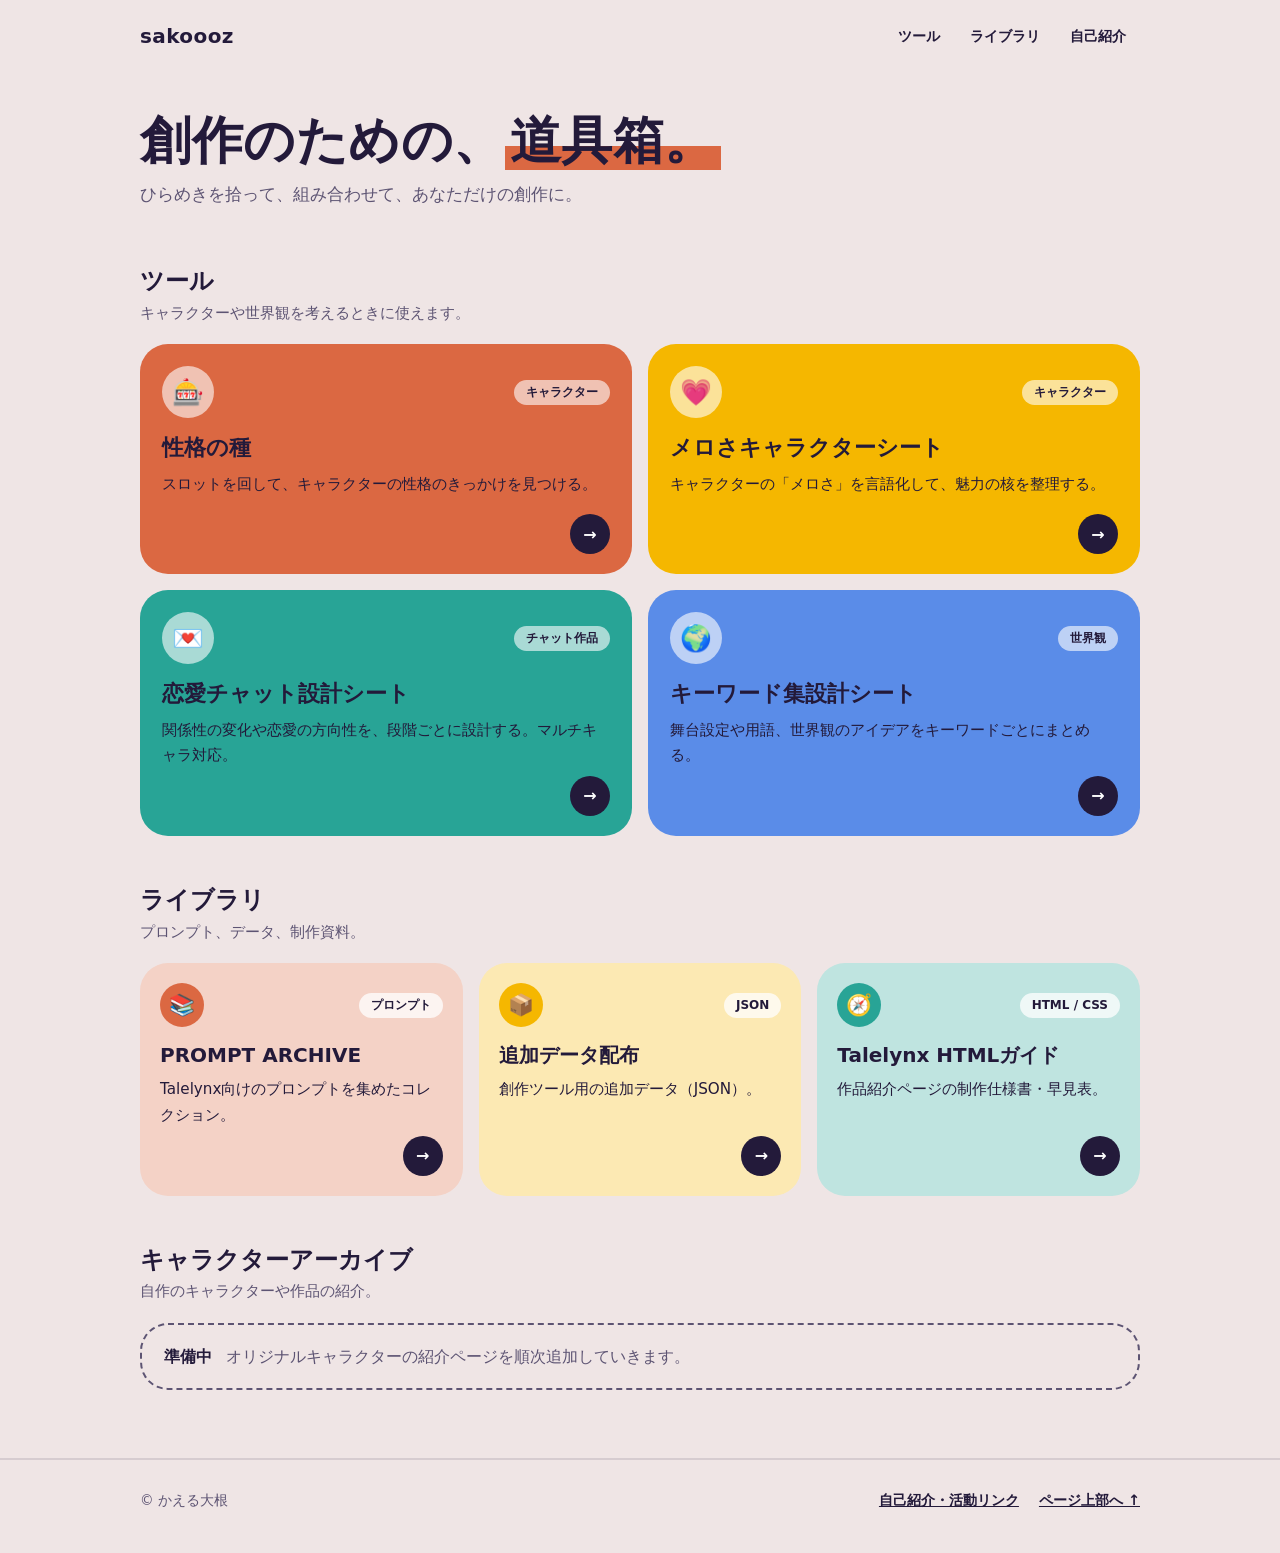
<file: index.html>
<!DOCTYPE html>
<html lang="ja">
<head>
<meta charset="utf-8">
<meta name="viewport" content="width=device-width, initial-scale=1">
<title>sakoooz | 創作ツールとプロンプトライブラリ</title>
<meta name="description" content="創作をもっと楽しくするツールとプロンプトライブラリ。かえる大根のクリエイティブポータル。">
<meta name="theme-color" content="#fffdf8">
<meta property="og:type" content="website">
<meta property="og:site_name" content="sakoooz">
<meta property="og:title" content="sakoooz | 創作ツールとプロンプトライブラリ">
<meta property="og:description" content="創作のための、道具箱。">
<meta property="og:url" content="https://sakoooz.github.io/">
<meta property="og:image" content="https://sakoooz.github.io/assets/ogp.png">
<meta property="og:locale" content="ja_JP">
<meta name="twitter:card" content="summary_large_image">
<link rel="icon" href="assets/favicon.png" type="image/png">
<link rel="stylesheet" href="style.css">
</head>

<body>
<a class="skip" href="#main">メインコンテンツへ</a>

<header class="site-header">
  <div class="wrap">
    <a class="logo" href="./">sakoooz</a>
    <nav class="nav" aria-label="サイト内メニュー">
      <a href="#tools">ツール</a>
      <a href="#library">ライブラリ</a>
      <a href="introduction.html">自己紹介</a>
    </nav>
  </div>
</header>

<main id="main" class="wrap">

  <section class="hero">
    <h1>創作のための、<mark>道具箱。</mark></h1>
    <p>ひらめきを拾って、組み合わせて、あなただけの創作に。</p>
  </section>

  <!-- ==================== ツール ====================
       カードを増やすときは <a class="card ..."> のブロックを丸ごとコピーして、
       色クラス(c-pink など)・リンク・文言だけ変更してください。番号は不要です。 -->
  <section id="tools" class="section">
    <div class="section-head">
      <h2>ツール</h2>
      <p>キャラクターや世界観を考えるときに使えます。</p>
    </div>

    <div class="cards-lg">
      <a class="card c-pink" href="Mero/personality_slot/">
        <div class="card-head">
          <span class="card-icon" aria-hidden="true">🎰</span>
          <span class="card-tag">キャラクター</span>
        </div>
        <h3>性格の種</h3>
        <p>スロットを回して、キャラクターの性格のきっかけを見つける。</p>
        <span class="card-arrow" aria-hidden="true">→</span>
      </a>

      <a class="card c-yellow" href="Mero/mero_charasheet.html">
        <div class="card-head">
          <span class="card-icon" aria-hidden="true">💗</span>
          <span class="card-tag">キャラクター</span>
        </div>
        <h3>メロさキャラクターシート</h3>
        <p>キャラクターの「メロさ」を言語化して、魅力の核を整理する。</p>
        <span class="card-arrow" aria-hidden="true">→</span>
      </a>

      <a class="card c-mint" href="app/character_design/">
        <div class="card-head">
          <span class="card-icon" aria-hidden="true">💌</span>
          <span class="card-tag">チャット作品</span>
        </div>
        <h3>恋愛チャット設計シート</h3>
        <p>関係性の変化や恋愛の方向性を、段階ごとに設計する。マルチキャラ対応。</p>
        <span class="card-arrow" aria-hidden="true">→</span>
      </a>

      <a class="card c-violet" href="app/keyword_design/">
        <div class="card-head">
          <span class="card-icon" aria-hidden="true">🌍</span>
          <span class="card-tag">世界観</span>
        </div>
        <h3>キーワード集設計シート</h3>
        <p>舞台設定や用語、世界観のアイデアをキーワードごとにまとめる。</p>
        <span class="card-arrow" aria-hidden="true">→</span>
      </a>
    </div>
  </section>

  <!-- ==================== ライブラリ（他の人に使ってもらう資料・データ） ==================== -->
  <section id="library" class="section">
    <div class="section-head">
      <h2>ライブラリ</h2>
      <p>プロンプト、データ、制作資料。</p>
    </div>

    <div class="cards-sm">
      <a class="card c-pink" href="prompt-archive/">
        <div class="card-head">
          <span class="card-icon" aria-hidden="true">📚</span>
          <span class="card-tag">プロンプト</span>
        </div>
        <h3>PROMPT ARCHIVE</h3>
        <p>Talelynx向けのプロンプトを集めたコレクション。</p>
        <span class="card-arrow" aria-hidden="true">→</span>
      </a>

      <a class="card c-yellow" href="releases.html">
        <div class="card-head">
          <span class="card-icon" aria-hidden="true">📦</span>
          <span class="card-tag">JSON</span>
        </div>
        <h3>追加データ配布</h3>
        <p>創作ツール用の追加データ（JSON）。</p>
        <span class="card-arrow" aria-hidden="true">→</span>
      </a>

      <a class="card c-mint" href="html_guide/index.html">
        <div class="card-head">
          <span class="card-icon" aria-hidden="true">🧭</span>
          <span class="card-tag">HTML / CSS</span>
        </div>
        <h3>Talelynx HTMLガイド</h3>
        <p>作品紹介ページの制作仕様書・早見表。</p>
        <span class="card-arrow" aria-hidden="true">→</span>
      </a>
    </div>
  </section>

  <!-- ==================== キャラクターアーカイブ（自作キャラ・作品の紹介） ====================
       ライブラリとは目的が違うので別セクション。公開したらカードを追加してください。 -->
  <section id="characters" class="section">
    <div class="section-head">
      <h2>キャラクターアーカイブ</h2>
      <p>自作のキャラクターや作品の紹介。</p>
    </div>

    <div class="cards-sm">
      <div class="card-soon">
        <strong>準備中</strong>
        <span>オリジナルキャラクターの紹介ページを順次追加していきます。</span>
      </div>
    </div>
  </section>

</main>

<footer class="site-footer">
  <div class="wrap">
    <p class="copy">© かえる大根</p>
    <div class="footer-links">
      <a href="introduction.html">自己紹介・活動リンク</a>
      <a href="#main">ページ上部へ ↑</a>
    </div>
  </div>
</footer>
</body>
</html>
</file>
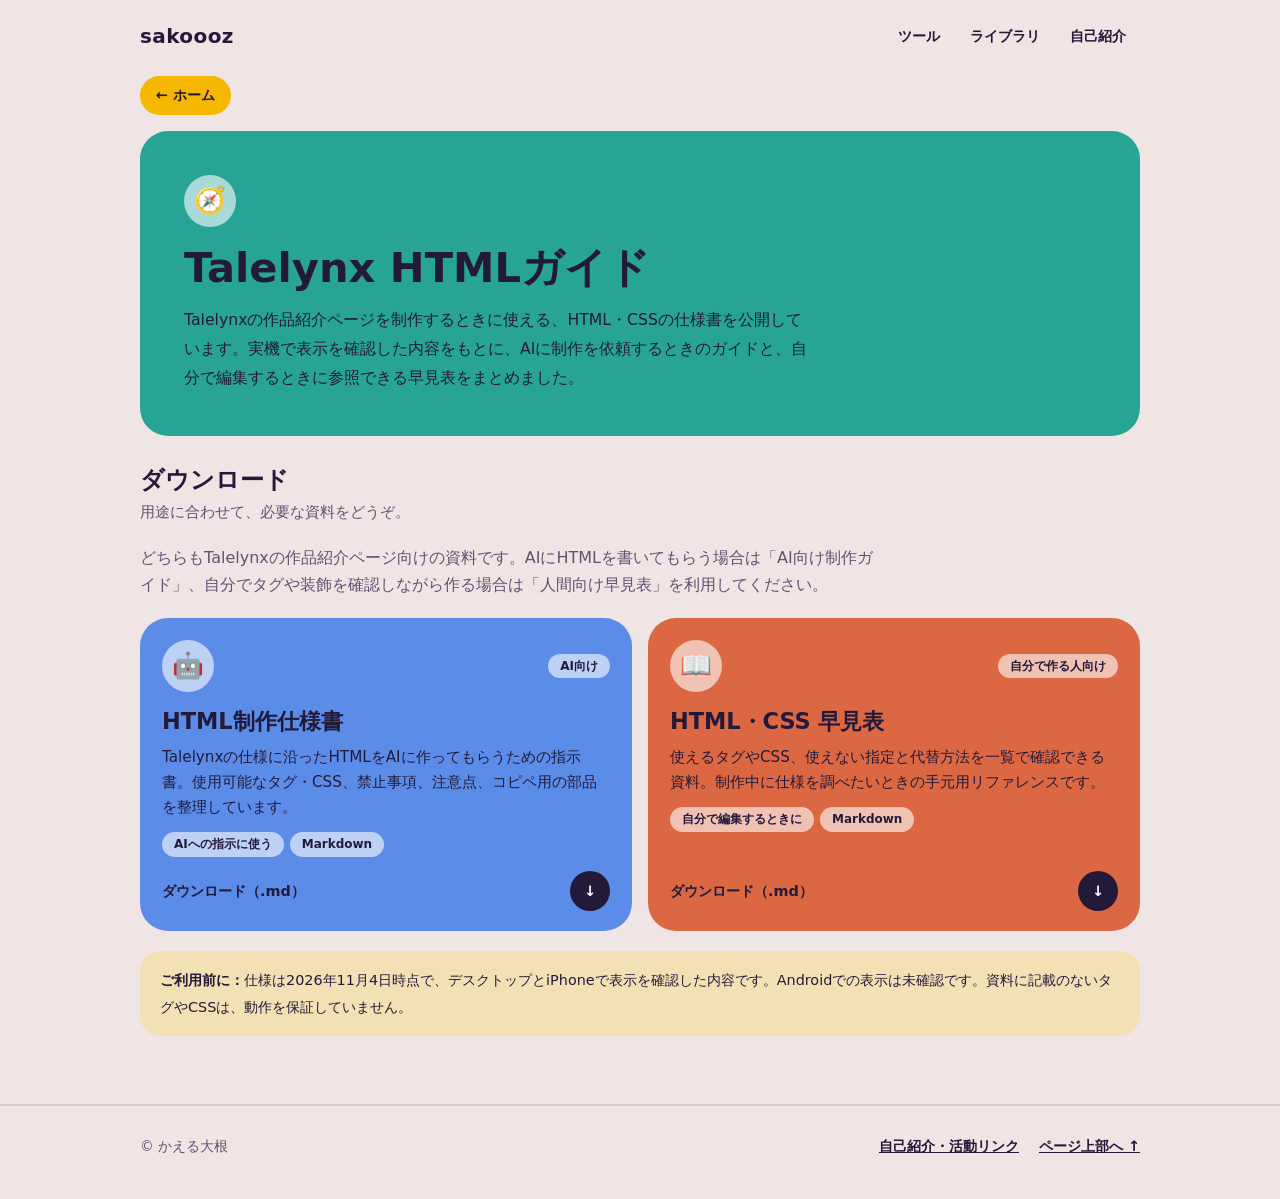
<file: html_guide/index.html>
<!DOCTYPE html>
<html lang="ja">
<head>
<meta charset="utf-8">
<meta name="viewport" content="width=device-width, initial-scale=1">
<title>Talelynx HTMLガイド | sakoooz</title>
<meta name="description" content="Talelynxの作品紹介ページを作るためのHTML・CSS仕様書。AI向け制作ガイドと、人間向け早見表を配布しています。">
<meta name="theme-color" content="#fffdf8">
<meta property="og:title" content="Talelynx HTMLガイド | sakoooz">
<meta property="og:description" content="Talelynx作品紹介ページのHTML・CSS制作仕様書を配布しています。">
<meta property="og:type" content="website">
<meta property="og:url" content="https://sakoooz.github.io/html_guide/index.html">
<meta property="og:site_name" content="sakoooz">
<link rel="icon" href="../assets/favicon.png" type="image/png">
<link rel="stylesheet" href="../style.css">
</head>

<body>
<a class="skip" href="#main">メインコンテンツへ</a>

<header class="site-header">
  <div class="wrap">
    <a class="logo" href="../">sakoooz</a>
    <nav class="nav" aria-label="サイト内メニュー">
      <a href="../#tools">ツール</a>
      <a href="../#library">ライブラリ</a>
      <a href="../introduction.html">自己紹介</a>
    </nav>
  </div>
</header>

<main id="main" class="wrap">
  <a class="back" href="../">← ホーム</a>

  <section class="page-hero c-mint">
    <span class="card-icon" aria-hidden="true">🧭</span>
    <h1>Talelynx HTMLガイド</h1>
    <p>Talelynxの作品紹介ページを制作するときに使える、HTML・CSSの仕様書を公開しています。実機で表示を確認した内容をもとに、AIに制作を依頼するときのガイドと、自分で編集するときに参照できる早見表をまとめました。</p>
  </section>

  <section class="section">
    <div class="section-head">
      <h2>ダウンロード</h2>
      <p>用途に合わせて、必要な資料をどうぞ。</p>
    </div>
    <p class="lead">どちらもTalelynxの作品紹介ページ向けの資料です。AIにHTMLを書いてもらう場合は「AI向け制作ガイド」、自分でタグや装飾を確認しながら作る場合は「人間向け早見表」を利用してください。</p>

    <div class="cards-lg">
      <a class="card c-violet" href="./Talelynx_HTML制作仕様書_AI用.md" download>
        <div class="card-head">
          <span class="card-icon" aria-hidden="true">🤖</span>
          <span class="card-tag">AI向け</span>
        </div>
        <h3>HTML制作仕様書</h3>
        <p>Talelynxの仕様に沿ったHTMLをAIに作ってもらうための指示書。使用可能なタグ・CSS、禁止事項、注意点、コピペ用の部品を整理しています。</p>
        <span class="chips"><span>AIへの指示に使う</span><span>Markdown</span></span>
        <span class="card-foot">
          <span>ダウンロード（.md）</span>
          <span class="card-arrow" aria-hidden="true">↓</span>
        </span>
      </a>

      <a class="card c-pink" href="./Talelynx_HTML_CSS早見表.md" download>
        <div class="card-head">
          <span class="card-icon" aria-hidden="true">📖</span>
          <span class="card-tag">自分で作る人向け</span>
        </div>
        <h3>HTML・CSS 早見表</h3>
        <p>使えるタグやCSS、使えない指定と代替方法を一覧で確認できる資料。制作中に仕様を調べたいときの手元用リファレンスです。</p>
        <span class="chips"><span>自分で編集するときに</span><span>Markdown</span></span>
        <span class="card-foot">
          <span>ダウンロード（.md）</span>
          <span class="card-arrow" aria-hidden="true">↓</span>
        </span>
      </a>
    </div>

    <div class="note"><strong>ご利用前に：</strong>仕様は2026年11月4日時点で、デスクトップとiPhoneで表示を確認した内容です。Androidでの表示は未確認です。資料に記載のないタグやCSSは、動作を保証していません。</div>
  </section>
</main>

<footer class="site-footer">
  <div class="wrap">
    <p class="copy">© かえる大根</p>
    <div class="footer-links">
      <a href="../introduction.html">自己紹介・活動リンク</a>
      <a href="#main">ページ上部へ ↑</a>
    </div>
  </div>
</footer>
</body>
</html>
</file>
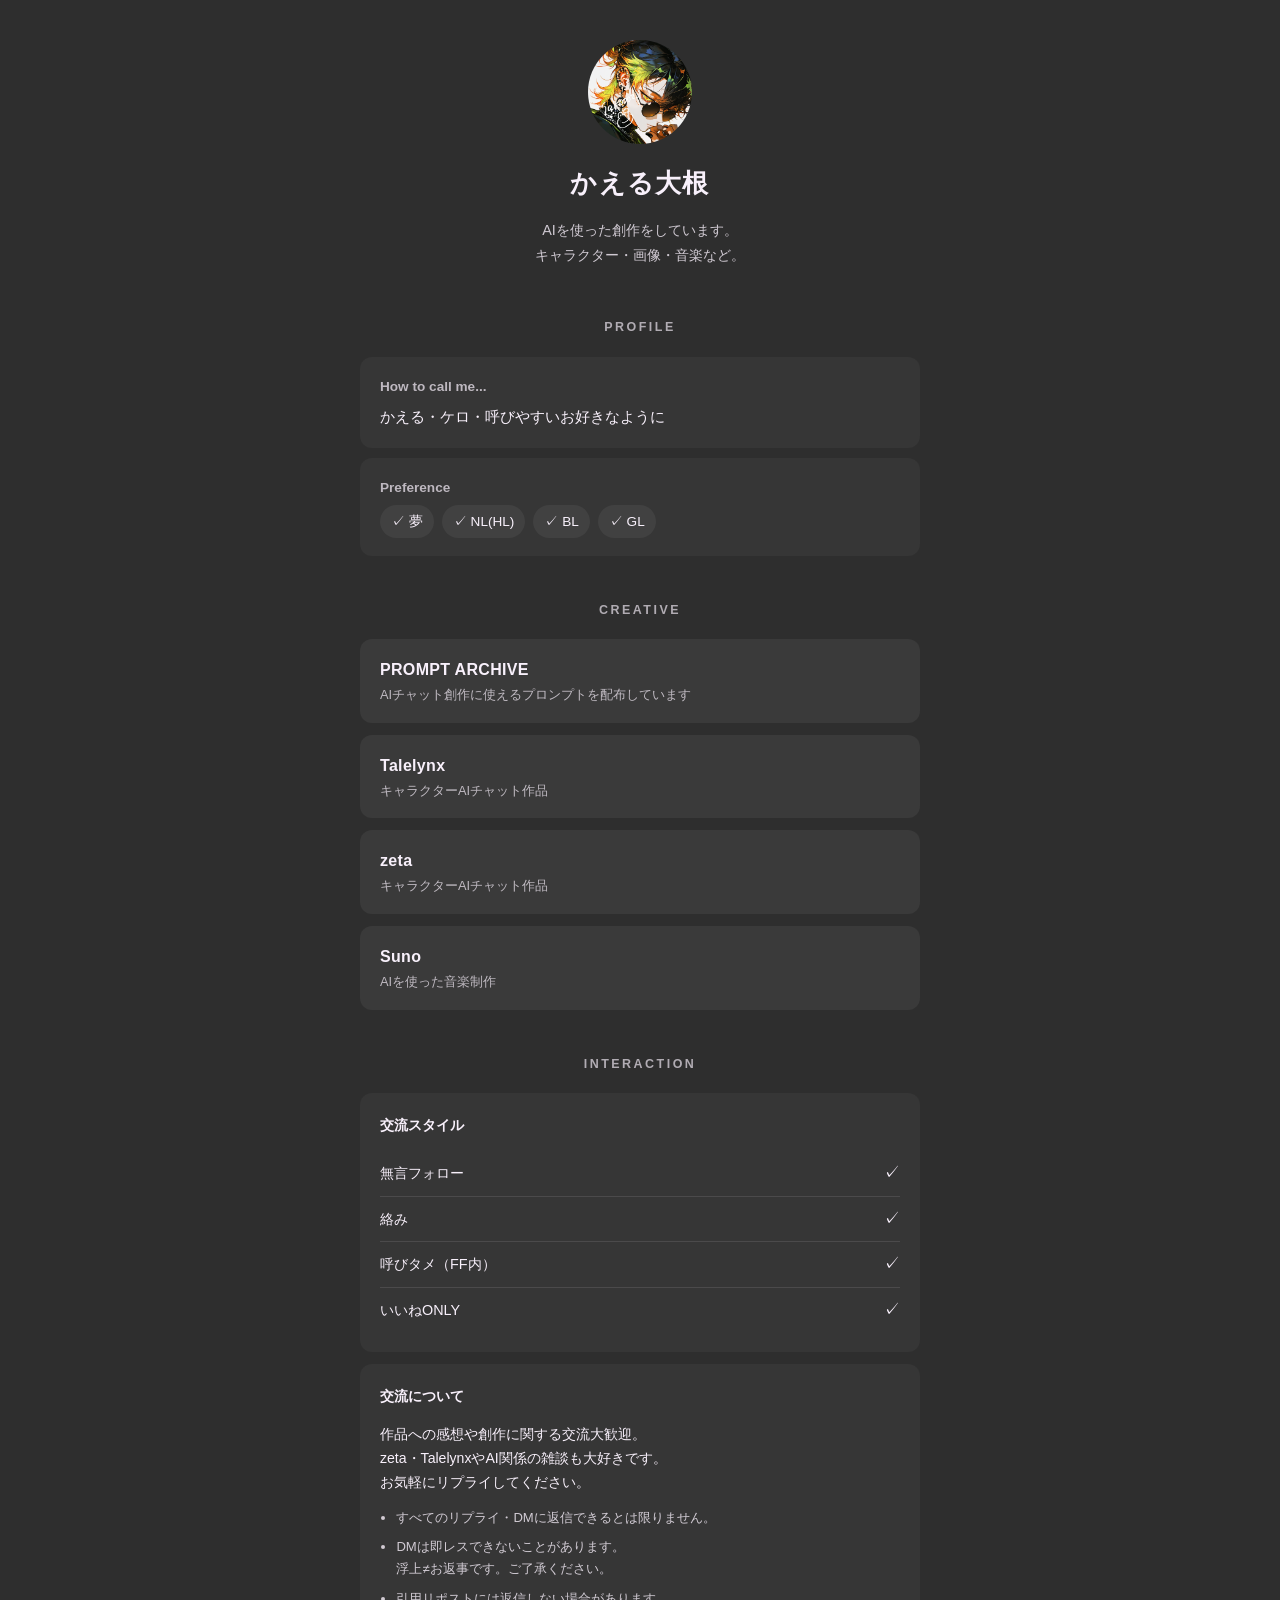
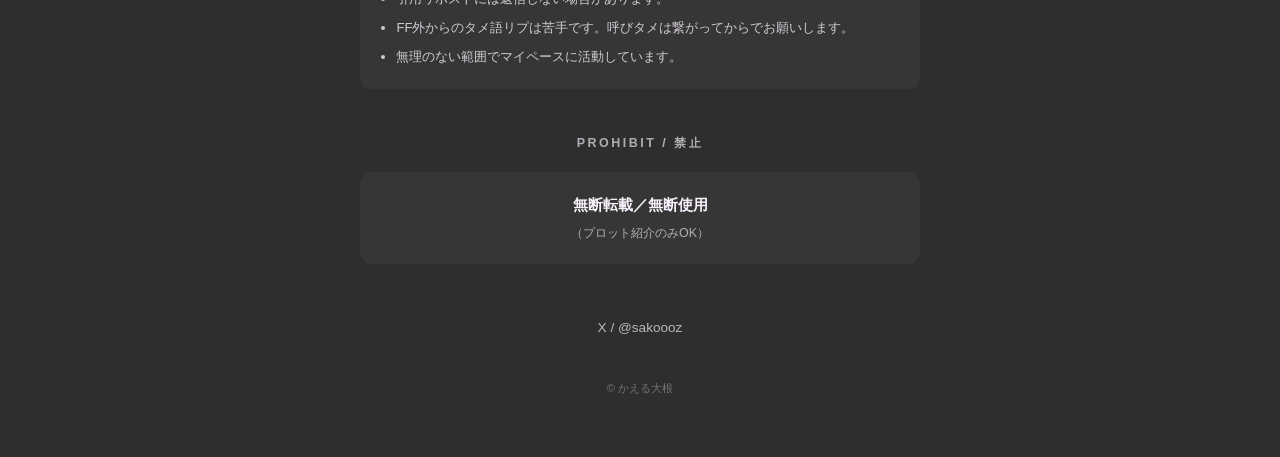
<file: introduction.html>
<!DOCTYPE html>
<html lang="ja">
<head>
    <meta charset="UTF-8">
    <meta name="viewport" content="width=device-width, initial-scale=1.0">

    <meta name="description" content="かえる大根のプロフィール・活動案内">

    <title>かえる大根 | Introduction</title>

   <!-- OGP -->
<meta property="og:title" content="かえる大根 | Introduction">
<meta property="og:description" content="かえる大根のプロフィール・活動案内">
<meta property="og:type" content="website">
<meta property="og:url" content="https://sakoooz.github.io/introduction.html">
<meta property="og:image" content="https://sakoooz.github.io/assets/ogp.png">

<!-- X Card -->
<meta name="twitter:card" content="summary_large_image">
<meta name="twitter:title" content="かえる大根 | Introduction">
<meta name="twitter:description" content="かえる大根のプロフィール・活動案内">
<meta name="twitter:image" content="https://sakoooz.github.io/assets/ogp.png">


    <link rel="stylesheet" href="css/style.css">
</head>

<body class="introduction-page">

    <main class="container">

        <!-- ========================================
             PROFILE
        ========================================= -->

        <section class="profile">

            <div class="profile-icon">
                <img src="assets/icon.png" alt="かえる大根">
            </div>

            <h1>かえる大根</h1>

            <p class="profile-description">
                AIを使った創作をしています。<br>
                キャラクター・画像・音楽など。
            </p>

        </section>


        <!-- ========================================
             PROFILE INFORMATION
        ========================================= -->

        <section class="section profile-info">

            <h2>PROFILE</h2>

            <div class="info-block">

                <h3>How to call me...</h3>

                <p>
                    かえる・ケロ・呼びやすいお好きなように
                </p>

            </div>


            <div class="info-block">

                <h3>Preference</h3>

                <div class="tag-list">
                    <span class="tag">✓ 夢</span>
                    <span class="tag">✓ NL(HL)</span>
                    <span class="tag">✓ BL</span>
                    <span class="tag">✓ GL</span>
                </div>

            </div>

        </section>


        <!-- ========================================
             CREATIVE
        ========================================= -->

        <section class="section">

            <h2>CREATIVE</h2>

            <div class="link-list">

                <a href="https://sakoooz.github.io/prompt-archive/" class="link-card">

                    <div class="link-card-title">
                        PROMPT ARCHIVE
                    </div>

                    <div class="link-card-description">
                        AIチャット創作に使えるプロンプトを配布しています
                    </div>

                </a>


                <a href="https://talelynx.ai/user/25315" class="link-card">

                    <div class="link-card-title">
                        Talelynx
                    </div>

                    <div class="link-card-description">
                        キャラクターAIチャット作品
                    </div>

                </a>


                <a href="https://zeta-ai.io/@sakoooz" class="link-card">

                    <div class="link-card-title">
                        zeta
                    </div>

                    <div class="link-card-description">
                        キャラクターAIチャット作品
                    </div>

                </a>


                <a href="https://suno.com/@sakoooz" class="link-card">

                    <div class="link-card-title">
                        Suno
                    </div>

                    <div class="link-card-description">
                        AIを使った音楽制作
                    </div>

                </a>

            </div>

        </section>


        <!-- ========================================
             INTERACTION
        ========================================= -->

        <section class="section">

            <h2>INTERACTION</h2>


            <!-- Interaction Style -->

            <div class="interaction-style">

                <h3>交流スタイル</h3>

                <div class="interaction-list">

                    <div class="interaction-item">
                        <span>無言フォロー</span>
                        <span class="check">✓</span>
                    </div>

                    <div class="interaction-item">
                        <span>絡み</span>
                        <span class="check">✓</span>
                    </div>

                    <div class="interaction-item">
                        <span>呼びタメ（FF内）</span>
                        <span class="check">✓</span>
                    </div>

                    <div class="interaction-item">
                        <span>いいねONLY</span>
                        <span class="check">✓</span>
                    </div>

                </div>

            </div>


            <!-- Communication -->

            <div class="communication">

                <h3>交流について</h3>

                <p class="communication-lead">
                    作品への感想や創作に関する交流大歓迎。<br>zeta・TalelynxやAI関係の雑談も大好きです。<br>お気軽にリプライしてください。
                </p>

                <ul>
                    <li>
                        すべてのリプライ・DMに返信できるとは限りません。
                    </li>

                    <li>
                        DMは即レスできないことがあります。<br>浮上≠お返事です。ご了承ください。
                    </li>

                    <li>
                        引用リポストには返信しない場合があります。
                    </li>

                    <li>
                        FF外からのタメ語リプは苦手です。呼びタメは繋がってからでお願いします。
                    </li>

                    <li>
                        無理のない範囲でマイペースに活動しています。
                    </li>
                </ul>

            </div>

        </section>


        <!-- ========================================
             PROHIBIT
        ========================================= -->

        <section class="section">

            <h2>PROHIBIT / 禁止</h2>

            <div class="notice">

                <p class="notice-main">
                    無断転載／無断使用
                </p>

                <p class="notice-sub">
                    （プロット紹介のみOK）
                </p>

            </div>

        </section>


        <!-- ========================================
             X
        ========================================= -->

        <section class="social">

            <a href="https://x.com/sakoooz" class="x-link">
                X / @sakoooz
            </a>

        </section>


        <footer class="footer">
            <p>© かえる大根</p>
        </footer>

    </main>

</body>
</html>
</file>
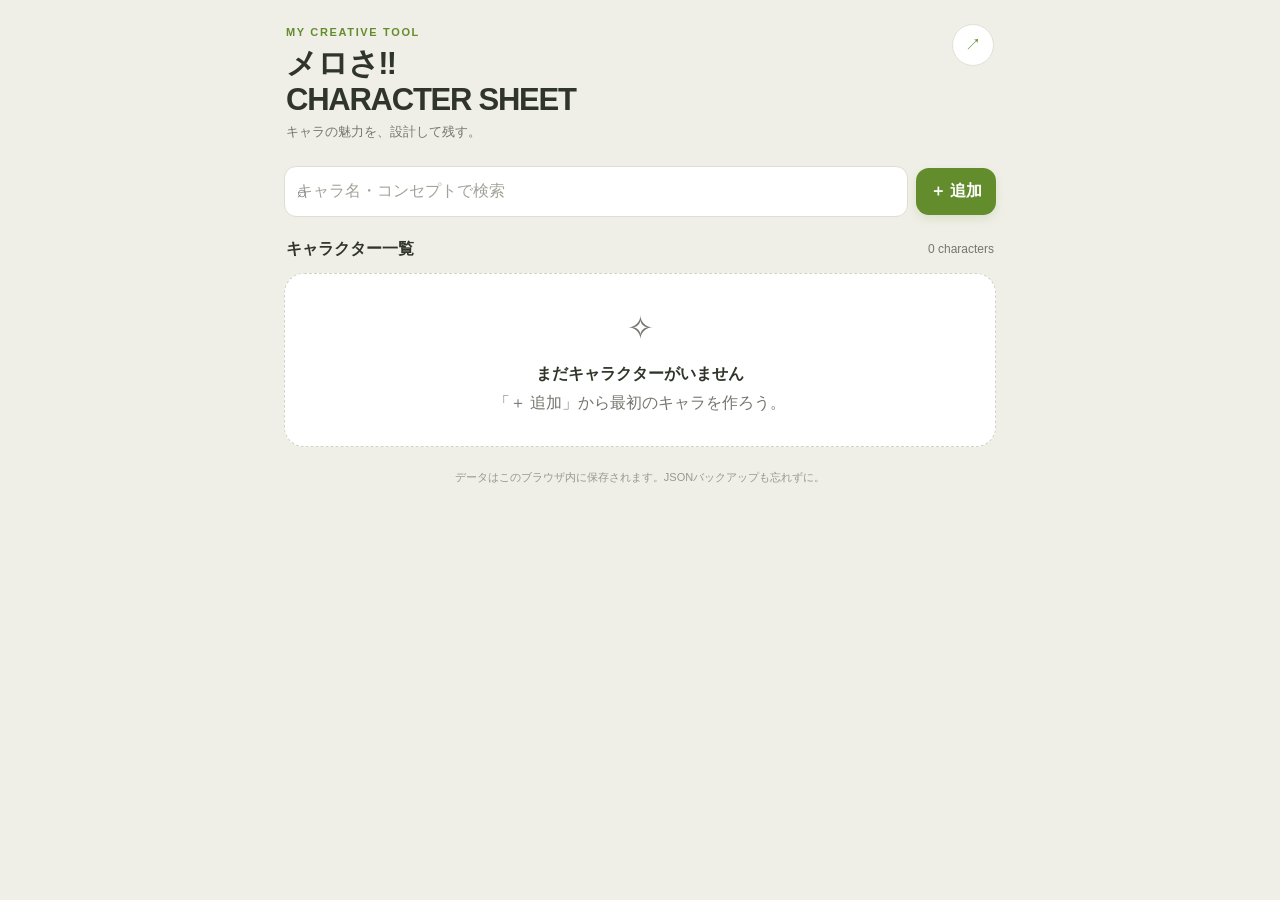
<file: mero_charasheet.html>
<!doctype html>
<html lang="ja">
<head>
<meta charset="utf-8">
<meta name="viewport" content="width=device-width, initial-scale=1, viewport-fit=cover">
<meta name="theme-color" content="#f0efe7">
<title>メロさ‼️ CHARACTER SHEET</title>
<style>
:root{
  --olive:#638D2D; --ivory:#F0EFE7; --taupe:#AD9268; --sage:#B2C9C6;
  --ink:#30352a; --muted:#74776d; --line:#e2e1d7; --white:#fff;
  --olive-pale:#edf3e5; --sage-pale:#edf4f2; --taupe-pale:#f5f0e7;
  --shadow:0 8px 24px rgba(61,69,45,.07);
}
*{box-sizing:border-box}
html{background:var(--ivory);scroll-behavior:smooth}
body{margin:0;color:var(--ink);font-family:-apple-system,BlinkMacSystemFont,"Hiragino Kaku Gothic ProN","Yu Gothic",Meiryo,sans-serif;line-height:1.55}
button,input,textarea,select{font:inherit}
button{cursor:pointer}
button:focus-visible,input:focus-visible,textarea:focus-visible,select:focus-visible{outline:3px solid #b2c9c6;outline-offset:2px}
.app{max-width:760px;margin:0 auto;min-height:100vh;padding:0 16px 100px}
.topbar{padding:24px 2px 16px;display:flex;justify-content:space-between;align-items:flex-start;gap:12px}
.eyebrow{font-size:11px;letter-spacing:.15em;font-weight:800;color:var(--olive)}
h1{font-size:clamp(23px,6vw,31px);line-height:1.15;margin:5px 0 5px;letter-spacing:-.04em}
.subtitle{margin:0;color:var(--muted);font-size:13px}
.round-icon{border:1px solid var(--line);background:#fff;border-radius:50%;width:42px;height:42px;display:grid;place-items:center;color:var(--olive);flex-shrink:0}
.toolbar{display:flex;gap:8px;align-items:center;margin:8px 0 16px}
.search-wrap{position:relative;flex:1}
.search-wrap span{position:absolute;left:13px;top:50%;transform:translateY(-50%);color:var(--muted)}
.search{width:100%;border:1px solid var(--line);border-radius:14px;background:#fff;padding:12px 12px 12px 38px;min-width:0}
.btn{border:0;border-radius:13px;padding:11px 14px;font-weight:750;display:inline-flex;align-items:center;justify-content:center;gap:7px;transition:transform .12s,filter .12s;min-height:44px}
.btn:active{transform:scale(.98)}
.btn-primary{background:var(--olive);color:#fff;box-shadow:0 4px 10px #638d2d25}
.btn-soft{background:var(--olive-pale);color:#46691e}
.btn-outline{background:#fff;border:1px solid var(--line);color:var(--ink)}
.btn-taupe{background:var(--taupe-pale);color:#705a39}
.btn-danger{background:#f8ece7;color:#984b38}
.btn-small{min-height:36px;padding:8px 11px;font-size:12px;border-radius:10px}
.section-heading{display:flex;justify-content:space-between;align-items:center;margin:20px 2px 11px;gap:10px}
.section-heading h2{font-size:16px;margin:0}
.count{font-size:12px;color:var(--muted)}
.card-list{display:grid;grid-template-columns:1fr;gap:10px}
.character-card{background:#fff;border:1px solid #e9e8df;border-radius:19px;padding:15px;box-shadow:var(--shadow);display:flex;gap:12px;align-items:flex-start;position:relative}
.card-mark{width:46px;height:46px;border-radius:15px;display:grid;place-items:center;background:var(--olive-pale);color:var(--olive);font-size:21px;flex-shrink:0}
.character-card:nth-child(3n+2) .card-mark{background:var(--sage-pale);color:#557d77}
.character-card:nth-child(3n) .card-mark{background:var(--taupe-pale);color:#94784d}
.card-main{flex:1;min-width:0}
.card-title{font-size:16px;font-weight:800;overflow-wrap:anywhere;margin:1px 0 4px}
.card-concept{font-size:12px;color:var(--muted);margin:0 0 9px;white-space:pre-wrap;overflow-wrap:anywhere}
.card-meta{display:flex;flex-wrap:wrap;gap:6px}
.pill{font-size:11px;border-radius:999px;padding:4px 8px;background:#f4f3ed;color:#686b61}
.pill.green{background:var(--olive-pale);color:#4d7124}
.card-actions{display:flex;gap:5px;margin-top:10px;flex-wrap:wrap}
.card-open{position:absolute;right:13px;top:13px;border:0;background:transparent;color:#9a9b91;font-size:20px;padding:0 2px}
.empty{background:#fff;border:1px dashed #d3d3c5;border-radius:20px;text-align:center;padding:30px 20px;color:var(--muted)}
.empty .symbol{font-size:32px;margin-bottom:8px}
.empty strong{display:block;color:var(--ink);margin-bottom:5px}
.panel{background:#fff;border:1px solid #e7e6dc;border-radius:20px;padding:17px;box-shadow:var(--shadow);margin-bottom:12px}
.editor-head{display:flex;align-items:center;gap:10px;margin:15px 0}
.back{border:1px solid var(--line);background:#fff;border-radius:12px;width:43px;height:43px;font-size:22px;color:var(--olive)}
.editor-title{flex:1;min-width:0}
.editor-title h2{font-size:21px;margin:0;overflow-wrap:anywhere}
.editor-title p{font-size:12px;color:var(--muted);margin:2px 0 0}
.field{margin:13px 0}
label,.field-label{display:block;font-size:13px;font-weight:750;margin:0 0 6px}
.hint{font-size:11px;color:var(--muted);font-weight:400;margin-left:4px}
input[type=text],textarea,select{width:100%;border:1px solid #deded3;border-radius:12px;background:#fff;padding:12px;color:var(--ink);min-width:0}
textarea{resize:vertical;min-height:84px;line-height:1.6}
input::placeholder,textarea::placeholder{color:#a2a398}
.accordion{border:1px solid var(--line);border-radius:15px;margin:9px 0;background:#fff;overflow:hidden}
.accordion summary{list-style:none;cursor:pointer;display:flex;align-items:center;justify-content:space-between;gap:12px;padding:15px;font-weight:800;font-size:14px}
.accordion summary::-webkit-details-marker{display:none}
.accordion summary:after{content:"＋";color:var(--olive);font-size:18px;font-weight:500}
.accordion[open] summary:after{content:"−"}
.accordion .inner{padding:0 14px 13px;border-top:1px solid #f0efe8}
.choice-grid{display:grid;grid-template-columns:1fr 1fr;gap:7px}
.choice{display:flex;align-items:flex-start;gap:8px;border:1px solid var(--line);border-radius:11px;padding:10px;font-size:12px;font-weight:500;background:#fff;min-height:42px}
.choice input{accent-color:var(--olive);margin-top:3px;flex-shrink:0}
.choice:has(input:checked){background:var(--olive-pale);border-color:#c7d8ad}
.repeat-row{display:flex;gap:7px;margin:8px 0}
.repeat-row input{flex:1}
.remove-row{border:1px solid var(--line);background:#fff;color:#8d5c4c;border-radius:10px;width:42px;flex-shrink:0}
.inline-add{background:none;border:1px dashed #c7c8ba;color:#557a2c;border-radius:10px;padding:9px 12px;font-size:12px;font-weight:750;width:100%}
.sticky-actions{position:fixed;bottom:0;left:0;right:0;z-index:10;background:#f0efe7ed;backdrop-filter:blur(14px);border-top:1px solid #deded4;padding:10px 16px calc(10px + env(safe-area-inset-bottom));}
.sticky-inner{max-width:760px;margin:0 auto;display:flex;gap:8px}
.sticky-inner .btn{flex:1}
.toast{position:fixed;bottom:calc(82px + env(safe-area-inset-bottom));left:50%;transform:translate(-50%,12px);opacity:0;pointer-events:none;background:#30352a;color:#fff;padding:11px 16px;border-radius:999px;font-size:13px;box-shadow:var(--shadow);transition:all .2s;z-index:20;max-width:calc(100vw - 30px);text-align:center}
.toast.show{opacity:1;transform:translate(-50%,0)}
.hidden{display:none!important}
.file-actions{display:flex;flex-wrap:wrap;gap:8px}
.file-note{font-size:12px;color:var(--muted);margin:8px 0 0}
#fileInput{display:none}
.preview{white-space:pre-wrap;overflow-wrap:anywhere;background:#f8f8f3;border:1px solid var(--line);border-radius:12px;padding:13px;font-size:12px;max-height:300px;overflow:auto}
.modal-backdrop{position:fixed;inset:0;background:#2228;z-index:30;display:flex;align-items:center;justify-content:center;padding:20px}
.modal{background:#fff;border-radius:20px;padding:20px;width:min(100%,420px);box-shadow:0 20px 70px #0003}
.modal h3{margin:0 0 8px}
.modal p{font-size:13px;color:var(--muted);margin:0 0 18px}
.modal-actions{display:flex;gap:8px;justify-content:flex-end}
.footer-note{text-align:center;color:#96988d;font-size:11px;margin:22px 0 0}
@media(min-width:560px){.app{padding-left:24px;padding-right:24px}.card-list{grid-template-columns:1fr 1fr}.character-card{min-height:145px}.choice-grid{grid-template-columns:repeat(3,1fr)}}
@media(max-width:360px){.app{padding-left:11px;padding-right:11px}.topbar{padding-top:18px}.btn{padding-left:10px;padding-right:10px}.choice-grid{grid-template-columns:1fr 1fr}.panel{padding:13px}}
</style>
</head>
<body>
<div class="app">
  <header class="topbar">
    <div>
      <div class="eyebrow">MY CREATIVE TOOL</div>
      <h1>メロさ‼️<br>CHARACTER SHEET</h1>
      <p class="subtitle">キャラの魅力を、設計して残す。</p>
    </div>
    <button class="round-icon" id="openData" aria-label="データ管理" title="データ管理">↗</button>
  </header>

  <main id="listView">
    <div class="toolbar">
      <div class="search-wrap"><span>⌕</span><input class="search" id="searchInput" type="text" placeholder="キャラ名・コンセプトで検索" aria-label="キャラ検索"></div>
      <button class="btn btn-primary" id="addCharacter">＋ 追加</button>
    </div>
    <div class="section-heading"><h2>キャラクター一覧</h2><span class="count" id="characterCount">0 characters</span></div>
    <div id="cardList" class="card-list"></div>
    <div class="footer-note">データはこのブラウザ内に保存されます。JSONバックアップも忘れずに。</div>
  </main>

  <main id="editorView" class="hidden">
    <div class="editor-head">
      <button class="back" id="backToList" aria-label="一覧に戻る">‹</button>
      <div class="editor-title"><h2 id="editorHeading">新しいキャラ</h2><p id="saveStatus">編集内容は自動保存されます</p></div>
      <button class="btn btn-soft btn-small" id="previewButton">コピー確認</button>
    </div>
    <div class="panel">
      <div class="field"><label for="charName">キャラクター名 <span class="hint">必須ではありません</span></label><input type="text" id="charName" placeholder="名前・仮名"></div>
      <div class="field"><label for="concept">基本コンセプト</label><textarea id="concept" placeholder="どんな人物で、どんな魅力を目指す？" rows="3"></textarea></div>
      <div class="field"><label for="summary">一覧に表示する一言（任意）</label><input type="text" id="summary" placeholder="短い紹介文"></div>
    </div>

    <details class="accordion" open>
      <summary>01　メロさの核・メイン要素</summary>
      <div class="inner">
        <p class="hint" style="margin:12px 0">特に強く打ち出したい魅力を3つまで。自由記述でもOK。</p>
        <div id="mainElements"></div>
        <button class="inline-add" data-add-row="mainElements">＋ 要素を追加</button>
        <div class="field"><label for="core">このキャラの魅力の核</label><textarea id="core" placeholder="この人物だからこそ成立する魅力は？"></textarea></div>
      </div>
    </details>

    <details class="accordion">
      <summary>02　外見・ビジュアル</summary>
      <div class="inner">
        <div class="field"><label>外見の魅力（複数選択可）</label><div class="choice-grid" data-choice-group="appearance">
          <label class="choice"><input type="checkbox" value="端正で華やか">端正で華やか</label>
          <label class="choice"><input type="checkbox" value="ワイルドで男らしい">ワイルドで男らしい</label>
          <label class="choice"><input type="checkbox" value="中性的で繊細">中性的で繊細</label>
          <label class="choice"><input type="checkbox" value="筋肉質・大柄">筋肉質・大柄</label>
          <label class="choice"><input type="checkbox" value="細身・華奢">細身・華奢</label>
          <label class="choice"><input type="checkbox" value="長身・大きな手">長身・大きな手</label>
          <label class="choice"><input type="checkbox" value="低音・ハスキーボイス">低音・ハスキーボイス</label>
          <label class="choice"><input type="checkbox" value="眼鏡・ピアス・刺青">眼鏡・ピアス・刺青</label>
          <label class="choice"><input type="checkbox" value="傷跡・身体的特徴">傷跡・身体的特徴</label>
          <label class="choice"><input type="checkbox" value="年齢を重ねた渋さ">年齢を重ねた渋さ</label>
          <label class="choice"><input type="checkbox" value="服装・所作の美しさ">服装・所作の美しさ</label>
          <label class="choice"><input type="checkbox" value="表情の変化">表情の変化</label>
        </div></div>
        <div class="field"><label for="appearanceNotes">具体的な外見・描写</label><textarea id="appearanceNotes" placeholder="外見・声・衣装・仕草など"></textarea></div>
      </div>
    </details>

    <details class="accordion">
      <summary>03　性格・人格</summary>
      <div class="inner">
        <div class="field"><label>性格の要素（複数選択可）</label><div class="choice-grid" data-choice-group="personality">
          <label class="choice"><input type="checkbox" value="誰にでも優しい">誰にでも優しい</label>
          <label class="choice"><input type="checkbox" value="特定の相手にだけ優しい">特定の相手にだけ優しい</label>
          <label class="choice"><input type="checkbox" value="クール・感情を隠す">クール・感情を隠す</label>
          <label class="choice"><input type="checkbox" value="明るく人懐っこい">明るく人懐っこい</label>
          <label class="choice"><input type="checkbox" value="自信家・余裕がある">自信家・余裕がある</label>
          <label class="choice"><input type="checkbox" value="不器用・口下手">不器用・口下手</label>
          <label class="choice"><input type="checkbox" value="誠実・約束を守る">誠実・約束を守る</label>
          <label class="choice"><input type="checkbox" value="毒舌・観察眼がある">毒舌・観察眼がある</label>
          <label class="choice"><input type="checkbox" value="面倒見がよい">面倒見がよい</label>
          <label class="choice"><input type="checkbox" value="甘え上手・頼るのが得意">甘え上手・頼るのが得意</label>
          <label class="choice"><input type="checkbox" value="プライドが高い">プライドが高い</label>
          <label class="choice"><input type="checkbox" value="独自の美学・価値観">独自の美学・価値観</label>
        </div></div>
        <div class="field"><label for="personalityNotes">性格・価値観の補足</label><textarea id="personalityNotes" placeholder="長所・欠点・譲れないもの"></textarea></div>
      </div>
    </details>

    <details class="accordion">
      <summary>04　恋愛表現・愛情の示し方</summary>
      <div class="inner">
        <div class="field"><label>恋愛表現（複数選択可）</label><div class="choice-grid" data-choice-group="romance">
          <label class="choice"><input type="checkbox" value="愛情を言葉で伝える">愛情を言葉で伝える</label>
          <label class="choice"><input type="checkbox" value="行動で愛情を示す">行動で愛情を示す</label>
          <label class="choice"><input type="checkbox" value="積極的に口説く">積極的に口説く</label>
          <label class="choice"><input type="checkbox" value="恋愛では不器用">恋愛では不器用</label>
          <label class="choice"><input type="checkbox" value="好きな相手の前で照れる">好きな相手の前で照れる</label>
          <label class="choice"><input type="checkbox" value="普段と変わらず余裕がある">普段と変わらず余裕がある</label>
          <label class="choice"><input type="checkbox" value="甘える・弱音を吐く">甘える・弱音を吐く</label>
          <label class="choice"><input type="checkbox" value="嫉妬を言葉にする">嫉妬を言葉にする</label>
          <label class="choice"><input type="checkbox" value="嫉妬を隠して態度に漏れる">嫉妬を隠して態度に漏れる</label>
          <label class="choice"><input type="checkbox" value="相手の自由を尊重する">相手の自由を尊重する</label>
        </div></div>
        <div class="field"><label for="romanceNotes">このキャラらしい愛情表現</label><textarea id="romanceNotes" placeholder="どんなとき、どう愛情を示す？"></textarea></div>
      </div>
    </details>

    <details class="accordion">
      <summary>05　ギャップ・意外性</summary>
      <div class="inner">
        <div class="field"><label>ギャップの候補</label><div class="choice-grid" data-choice-group="gap">
          <label class="choice"><input type="checkbox" value="怖そうなのに優しい">怖そうなのに優しい</label>
          <label class="choice"><input type="checkbox" value="完璧そうなのに不器用">完璧そうなのに不器用</label>
          <label class="choice"><input type="checkbox" value="強気なのに恋愛では弱い">強気なのに恋愛では弱い</label>
          <label class="choice"><input type="checkbox" value="軽薄そうなのに誠実">軽薄そうなのに誠実</label>
          <label class="choice"><input type="checkbox" value="無口なのに好きな話では饒舌">無口なのに好きな話では饒舌</label>
          <label class="choice"><input type="checkbox" value="冷静な人が動揺する">冷静な人が動揺する</label>
          <label class="choice"><input type="checkbox" value="普段は厳しいが特定の相手に甘い">普段は厳しいが特定の相手に甘い</label>
          <label class="choice"><input type="checkbox" value="ギャップより一貫性が魅力">ギャップより一貫性が魅力</label>
        </div></div>
        <div class="field"><label for="gapNotes">ギャップが見える場面</label><textarea id="gapNotes" placeholder="普段と何がどう違う？"></textarea></div>
      </div>
    </details>

    <details class="accordion">
      <summary>06　執着・独占欲・危うさ</summary>
      <div class="inner">
        <div class="field"><label>要素（複数選択可）</label><div class="choice-grid" data-choice-group="obsession">
          <label class="choice"><input type="checkbox" value="嫉妬を隠さない">嫉妬を隠さない</label>
          <label class="choice"><input type="checkbox" value="独占欲を明言する">独占欲を明言する</label>
          <label class="choice"><input type="checkbox" value="長い時間をかけて執着する">長い時間をかけて執着する</label>
          <label class="choice"><input type="checkbox" value="相手のために地位を失ってもよい">相手のために地位を失ってもよい</label>
          <label class="choice"><input type="checkbox" value="愛のためでも信念は曲げない">愛のためでも信念は曲げない</label>
          <label class="choice"><input type="checkbox" value="欲求を理性で自制する">欲求を理性で自制する</label>
          <label class="choice"><input type="checkbox" value="愛情と支配欲が曖昧">愛情と支配欲が曖昧</label>
          <label class="choice"><input type="checkbox" value="執着していても自由を尊重する">執着していても自由を尊重する</label>
        </div></div>
        <div class="field"><label for="obsessionNotes">執着の発現条件・境界線</label><textarea id="obsessionNotes" placeholder="何が引き金になり、どこで自制する？"></textarea></div>
      </div>
    </details>

    <details class="accordion">
      <summary>07　関係性・信念・力関係</summary>
      <div class="inner">
        <div class="field"><label>関係性・行動原理</label><div class="choice-grid" data-choice-group="relationship">
          <label class="choice"><input type="checkbox" value="誰にも見せない顔を見せる">誰にも見せない顔を見せる</label>
          <label class="choice"><input type="checkbox" value="反発から信頼へ変わる">反発から信頼へ変わる</label>
          <label class="choice"><input type="checkbox" value="敵同士でも認め合う">敵同士でも認め合う</label>
          <label class="choice"><input type="checkbox" value="対等で自立した関係">対等で自立した関係</label>
          <label class="choice"><input type="checkbox" value="相手をリードする">相手をリードする</label>
          <label class="choice"><input type="checkbox" value="相手にリードされる">相手にリードされる</label>
          <label class="choice"><input type="checkbox" value="相手にだけは弱い">相手にだけは弱い</label>
          <label class="choice"><input type="checkbox" value="信念を貫き孤立する">信念を貫き孤立する</label>
          <label class="choice"><input type="checkbox" value="間違いを認め修正できる">間違いを認め修正できる</label>
        </div></div>
        <div class="field"><label for="relationshipNotes">二人の関係性・信念の詳細</label><textarea id="relationshipNotes" placeholder="関係性の変化、譲れない一線など"></textarea></div>
      </div>
    </details>

    <details class="accordion">
      <summary>08　具体的な場面・メロさの実装</summary>
      <div class="inner">
        <div class="field"><label for="scenes">読者が実際に目撃する行動・台詞</label><textarea id="scenes" rows="5" placeholder="設定だけで終わらせず、場面として書く。&#10;例：相手が以前こぼした苦手な食べ物を覚えていて、黙って別の皿を頼む。"></textarea></div>
        <div class="field"><label for="conditions">条件付きで刺さる要素</label><textarea id="conditions" placeholder="どんな状況・関係性だから魅力が生まれる？"></textarea></div>
        <div class="field"><label for="synergy">ギャップ・相乗効果</label><textarea id="synergy" placeholder="組み合わせると魅力が増す属性は？"></textarea></div>
      </div>
    </details>

    <details class="accordion">
      <summary>09　弱さ・過去・人間臭さ</summary>
      <div class="inner">
        <div class="field"><label>要素（複数選択可）</label><div class="choice-grid" data-choice-group="vulnerability">
          <label class="choice"><input type="checkbox" value="弱みを隠している">弱みを隠している</label>
          <label class="choice"><input type="checkbox" value="特定の相手にだけ弱音を吐く">特定の相手にだけ弱音を吐く</label>
          <label class="choice"><input type="checkbox" value="助けを求めるのが苦手">助けを求めるのが苦手</label>
          <label class="choice"><input type="checkbox" value="過去への後悔がある">過去への後悔がある</label>
          <label class="choice"><input type="checkbox" value="失敗から立ち直る">失敗から立ち直る</label>
          <label class="choice"><input type="checkbox" value="弱さを克服しきれない">弱さを克服しきれない</label>
          <label class="choice"><input type="checkbox" value="最後まで孤独を貫く">最後まで孤独を貫く</label>
          <label class="choice"><input type="checkbox" value="欠点を自覚し努力する">欠点を自覚し努力する</label>
        </div></div>
        <div class="field"><label for="vulnerabilityNotes">弱さ・過去の扱い</label><textarea id="vulnerabilityNotes" placeholder="何を隠し、どう向き合う？"></textarea></div>
      </div>
    </details>

    <details class="accordion">
      <summary>10　能力・社会的な魅力</summary>
      <div class="inner">
        <div class="field"><label>要素（複数選択可）</label><div class="choice-grid" data-choice-group="ability">
          <label class="choice"><input type="checkbox" value="圧倒的な実力">圧倒的な実力</label>
          <label class="choice"><input type="checkbox" value="努力家">努力家</label>
          <label class="choice"><input type="checkbox" value="有能だが誇示しない">有能だが誇示しない</label>
          <label class="choice"><input type="checkbox" value="リーダーシップ">リーダーシップ</label>
          <label class="choice"><input type="checkbox" value="仲間から信頼されている">仲間から信頼されている</label>
          <label class="choice"><input type="checkbox" value="独自の美学・哲学">独自の美学・哲学</label>
          <label class="choice"><input type="checkbox" value="カリスマ性">カリスマ性</label>
          <label class="choice"><input type="checkbox" value="善悪の基準が独特">善悪の基準が独特</label>
        </div></div>
        <div class="field"><label for="abilityNotes">能力・仕事・信念の詳細</label><textarea id="abilityNotes" placeholder="何ができ、何を大切にしている？"></textarea></div>
      </div>
    </details>

    <details class="accordion">
      <summary>11　避けたい方向性・注意点</summary>
      <div class="inner">
        <div class="field"><label for="avoidDirections">このキャラでは避けたいこと</label><textarea id="avoidDirections" rows="4" placeholder="キャラらしさが崩れる行動、安易に使いたくない展開など"></textarea></div>
        <div class="field"><label for="notes">その他のメモ</label><textarea id="notes" placeholder="自由メモ"></textarea></div>
      </div>
    </details>
  </main>

  <section id="dataView" class="hidden">
    <div class="editor-head">
      <button class="back" id="backFromData" aria-label="戻る">‹</button>
      <div class="editor-title"><h2>データ管理</h2><p>JSONでバックアップ・復元</p></div>
    </div>
    <div class="panel">
      <h3 style="margin:0 0 6px">JSONバックアップ</h3>
      <p class="subtitle" style="margin-bottom:14px">全キャラのデータを1つのファイルに保存します。</p>
      <div class="file-actions">
        <button class="btn btn-primary" id="exportJson">↓ JSONを書き出す</button>
        <button class="btn btn-outline" id="importJson">↑ JSONを読み込む</button>
      </div>
      <input type="file" id="fileInput" accept=".json,application/json">
      <p class="file-note">読み込み時は「既存データに追加」または「すべて置き換え」を選べます。念のため、先に書き出しておくのがおすすめです。</p>
    </div>
    <div class="panel">
      <h3 style="margin:0 0 6px">保存について</h3>
      <p class="subtitle">編集中の内容は、このブラウザの保存領域に自動保存されます。ブラウザのデータを消去すると失われる場合があるため、定期的にJSONを書き出してください。データをサーバーへ送信する機能はありません。</p>
    </div>
  </section>
</div>

<div class="sticky-actions hidden" id="editorActions">
  <div class="sticky-inner">
    <button class="btn btn-outline" id="copyAll">▣ すべてコピー</button>
    <button class="btn btn-primary" id="copyAppeal">✦ メロさ要素をコピー</button>
  </div>
</div>
<div class="toast" id="toast" role="status" aria-live="polite"></div>
<div class="modal-backdrop hidden" id="modalBackdrop" role="dialog" aria-modal="true" aria-labelledby="modalTitle">
  <div class="modal">
    <h3 id="modalTitle">確認</h3>
    <p id="modalMessage"></p>
    <div class="modal-actions" id="modalActions"></div>
  </div>
</div>

<script>
(() => {
  "use strict";
  const STORAGE_KEY = "meroCharacterSheet.v1";
  const $ = (s, root=document) => root.querySelector(s);
  const $$ = (s, root=document) => [...root.querySelectorAll(s)];
  const fields = [
    "charName","concept","summary","core","appearanceNotes","personalityNotes","romanceNotes",
    "gapNotes","obsessionNotes","relationshipNotes","scenes","conditions","synergy",
    "vulnerabilityNotes","abilityNotes","avoidDirections","notes"
  ];
  const groups = ["appearance","personality","romance","gap","obsession","relationship","vulnerability","ability"];
  let characters = [];
  let currentId = null;
  let dirtyTimer = null;
  let toastTimer = null;
  let lastView = "list";

  function uid(){ return "c_" + Date.now().toString(36) + "_" + Math.random().toString(36).slice(2,9); }
  function blankCharacter(){
    const obj = {id:uid(),createdAt:new Date().toISOString(),updatedAt:new Date().toISOString(),appealElements:["","",""]};
    fields.forEach(k=>obj[k==="charName"?"name":k==="concept"?"concept":k==="summary"?"summary":k]="");
    obj.name=""; obj.concept=""; obj.summary="";
    groups.forEach(k=>obj[k]=[]);
    return obj;
  }
  function load(){
    try{
      const raw=localStorage.getItem(STORAGE_KEY);
      if(raw){ const parsed=JSON.parse(raw); if(Array.isArray(parsed)) characters=parsed; else if(Array.isArray(parsed.characters)) characters=parsed.characters; }
    }catch(e){ console.warn("Could not load saved data",e); }
    characters=characters.filter(c=>c && typeof c==="object").map(normalizeCharacter);
  }
  function normalizeCharacter(c){
    const out={...blankCharacter(),...c};
    out.id=String(c.id||uid()); out.name=String(c.name||""); out.concept=String(c.concept||""); out.summary=String(c.summary||"");
    out.appealElements=Array.isArray(c.appealElements)?c.appealElements.map(String).slice(0,12):["","",""];
    groups.forEach(k=>out[k]=Array.isArray(c[k])?c[k].map(String):[]);
    fields.forEach(k=>{
      const key=k==="charName"?"name":k;
      if(typeof out[key]!=="string") out[key]="";
    });
    out.createdAt=c.createdAt||new Date().toISOString(); out.updatedAt=c.updatedAt||out.createdAt;
    return out;
  }
  function save(){
    try{ localStorage.setItem(STORAGE_KEY,JSON.stringify({schemaVersion:1,characters})); $("#saveStatus").textContent="保存済み · "+new Date().toLocaleTimeString("ja-JP",{hour:"2-digit",minute:"2-digit"}); }
    catch(e){ $("#saveStatus").textContent="保存できません。JSONに書き出してください"; showToast("ブラウザ内に保存できませんでした"); }
  }
  function showToast(msg){
    const el=$("#toast"); el.textContent=msg; el.classList.add("show");
    clearTimeout(toastTimer); toastTimer=setTimeout(()=>el.classList.remove("show"),2300);
  }
  function escapeHtml(s){ return String(s??"").replace(/[&<>"']/g,c=>({"&":"&amp;","<":"&lt;",">":"&gt;",'"':"&quot;","'":"&#39;"}[c])); }
  function renderList(){
    const q=$("#searchInput").value.trim().toLocaleLowerCase();
    const shown=characters.filter(c=>(c.name+" "+c.concept+" "+c.summary).toLocaleLowerCase().includes(q));
    $("#characterCount").textContent=`${characters.length} characters`;
    const host=$("#cardList");
    if(!shown.length){
      host.innerHTML=`<div class="empty" style="grid-column:1/-1"><div class="symbol">✧</div><strong>${characters.length?"見つかりませんでした":"まだキャラクターがいません"}</strong><span>${characters.length?"検索ワードを変えてみてね。":"「＋ 追加」から最初のキャラを作ろう。"}</span></div>`;
      return;
    }
    host.innerHTML=shown.map(c=>{
      const count=(c.appealElements||[]).filter(x=>String(x).trim()).length;
      const filled=[c.concept,c.core,c.scenes,c.avoidDirections].filter(x=>String(x||"").trim()).length;
      const updated=new Date(c.updatedAt||c.createdAt||Date.now());
      const date=Number.isNaN(updated.getTime())?"":updated.toLocaleDateString("ja-JP",{month:"numeric",day:"numeric"});
      return `<article class="character-card" data-card="${escapeHtml(c.id)}">
        <div class="card-mark">✦</div><div class="card-main">
          <div class="card-title">${escapeHtml(c.name||"名前未設定")}</div>
          <p class="card-concept">${escapeHtml(c.summary||c.concept||"コンセプト未記入")}</p>
          <div class="card-meta"><span class="pill green">メイン要素 ${count}件</span><span class="pill">${filled>=3?"記入あり":"記入途中"}</span>${date?`<span class="pill">${date}更新</span>`:""}</div>
          <div class="card-actions">
            <button class="btn btn-soft btn-small" data-action="edit" data-id="${escapeHtml(c.id)}">編集する　›</button>
            <button class="btn btn-outline btn-small" data-action="duplicate" data-id="${escapeHtml(c.id)}">複製</button>
            <button class="btn btn-outline btn-small" data-action="delete" data-id="${escapeHtml(c.id)}">削除</button>
          </div>
        </div>
      </article>`;
    }).join("");
  }
  function showView(view){
    $("#listView").classList.toggle("hidden",view!=="list");
    $("#editorView").classList.toggle("hidden",view!=="editor");
    $("#dataView").classList.toggle("hidden",view!=="data");
    $("#editorActions").classList.toggle("hidden",view!=="editor");
    lastView=view;
    window.scrollTo({top:0,behavior:"instant"});
  }
  function addCharacter(){
    const c=blankCharacter(); characters.unshift(c); currentId=c.id; save(); renderList(); openEditor(c.id);
  }
  function openEditor(id){
    const c=characters.find(x=>x.id===id); if(!c)return;
    currentId=id;
    fields.forEach(k=>{
      const key=k==="charName"?"name":k;
      const el=$("#"+k); if(el)el.value=c[key]||"";
    });
    renderRepeatRows("mainElements",c.appealElements||["","",""]);
    groups.forEach(g=>{
      $$(`[data-choice-group="${g}"] input`).forEach(el=>el.checked=(c[g]||[]).includes(el.value));
    });
    $("#editorHeading").textContent=c.name||"新しいキャラ";
    $("#saveStatus").textContent="編集内容は自動保存されます";
    showView("editor");
  }
  function renderRepeatRows(containerId,values){
    const host=$("#"+containerId); host.innerHTML="";
    (values.length?values:[""]).forEach((v,i)=>{
      const row=document.createElement("div"); row.className="repeat-row";
      row.innerHTML=`<input type="text" aria-label="メイン要素 ${i+1}" placeholder="例：普段は冷静なのに恋愛では不器用" value="${escapeHtml(v)}"><button class="remove-row" type="button" aria-label="この要素を削除">×</button>`;
      row.querySelector("input").addEventListener("input",scheduleSave);
      row.querySelector("button").addEventListener("click",()=>{
        if($$(".repeat-row",host).length===1){row.querySelector("input").value="";}
        else row.remove();
        scheduleSave();
      });
      host.appendChild(row);
    });
  }
  function readEditor(){
    const c=characters.find(x=>x.id===currentId); if(!c)return;
    fields.forEach(k=>{
      const key=k==="charName"?"name":k; const el=$("#"+k); if(el)c[key]=el.value;
    });
    c.appealElements=$$(".repeat-row input",$("#mainElements")).map(el=>el.value.trim()).slice(0,12);
    groups.forEach(g=>c[g]=$$(`[data-choice-group="${g}"] input:checked`).map(el=>el.value));
    c.updatedAt=new Date().toISOString();
    $("#editorHeading").textContent=c.name||"新しいキャラ";
  }
  function scheduleSave(){
    $("#saveStatus").textContent="変更を保存中…";
    clearTimeout(dirtyTimer);
    dirtyTimer=setTimeout(()=>{readEditor();save();renderList();},250);
  }
  function flushSave(){clearTimeout(dirtyTimer);if(currentId){readEditor();save();}}
  function openData(){flushSave();showView("data");}
  function backToList(){flushSave();showView("list");renderList();}
  function getCharacter(){flushSave();return characters.find(c=>c.id===currentId);}
  function selectedValues(c, keys){return keys.flatMap(k=>(c[k]||[]).length?[`${groupLabels[k]}：${c[k].join("、")}`]:[]);}
  const groupLabels={appearance:"外見",personality:"性格",romance:"恋愛表現",gap:"ギャップ",obsession:"執着・危うさ",relationship:"関係性・行動原理",vulnerability:"弱さ・人間臭さ",ability:"能力・社会的魅力"};
  function buildOutput(c,appealOnly=false){
    const lines=["メロさ‼️ CHARACTER SHEET"];
    const add=(label,value)=>{if(value&&String(value).trim())lines.push(`【${label}】\n${String(value).trim()}`);};
    add("キャラクター名",c.name);
    if(!appealOnly){
      add("基本コンセプト",c.concept); add("一覧用の一言",c.summary);
    }
    add("魅力の核",c.core);
    const main=(c.appealElements||[]).filter(x=>x.trim());
    if(main.length)add("メインのメロさ要素",main.map(x=>"・"+x).join("\n"));
    const selected=selectedValues(c,groups);
    if(selected.length) add("採用した属性",selected.map(x=>"・"+x).join("\n"));
    if(!appealOnly){
      add("外見の詳細",c.appearanceNotes);add("性格・価値観",c.personalityNotes);
      add("このキャラらしい愛情表現",c.romanceNotes);add("ギャップが見える場面",c.gapNotes);
      add("執着の発現条件・境界線",c.obsessionNotes);add("関係性・信念",c.relationshipNotes);
      add("能力・仕事・信念",c.abilityNotes);add("弱さ・過去の扱い",c.vulnerabilityNotes);
    }
    add("具体的な行動・シーン",c.scenes);
    add("条件付きで発現する魅力",c.conditions);
    add("ギャップ・相乗効果",c.synergy);
    add("避けたい方向性",c.avoidDirections);
    if(!appealOnly)add("その他のメモ",c.notes);
    return lines.length>1?lines.join("\n\n"): "メロさ‼️ CHARACTER SHEET\n\n（まだ記入されていません）";
  }
  async function copyText(text){
    try{
      if(navigator.clipboard&&window.isSecureContext){await navigator.clipboard.writeText(text);}
      else{
        const ta=document.createElement("textarea");ta.value=text;ta.style.position="fixed";ta.style.opacity="0";document.body.appendChild(ta);ta.select();
        const ok=document.execCommand("copy");ta.remove();if(!ok)throw new Error("copy failed");
      }
      showToast("コピーしました！");
    }catch(e){showPreview(text,"コピーできませんでした。下の文章を長押ししてコピーしてください。");}
  }
  function showPreview(text,title="コピー用テキスト"){
    $("#modalTitle").textContent=title;
    $("#modalMessage").innerHTML=`<div class="preview" id="previewText" contenteditable="true" spellcheck="false"></div>`;
    $("#previewText").textContent=text;
    $("#modalActions").innerHTML=`<button class="btn btn-outline" id="closeModal">閉じる</button><button class="btn btn-primary" id="modalCopy">コピーする</button>`;
    $("#modalBackdrop").classList.remove("hidden");
    $("#closeModal").onclick=closeModal;
    $("#modalCopy").onclick=()=>copyText($("#previewText").innerText);
  }
  function closeModal(){$("#modalBackdrop").classList.add("hidden");}
  function confirmDialog(title,message,buttons){
    $("#modalTitle").textContent=title;$("#modalMessage").textContent=message;
    $("#modalActions").innerHTML="";
    buttons.forEach(b=>{
      const btn=document.createElement("button");btn.className="btn "+(b.primary?"btn-primary":"btn-outline");btn.textContent=b.label;
      btn.onclick=()=>{closeModal();b.action();};$("#modalActions").appendChild(btn);
    });
    $("#modalBackdrop").classList.remove("hidden");
  }
  function duplicateCharacter(id){
    const src=characters.find(c=>c.id===id);if(!src)return;
    const copy=normalizeCharacter({...JSON.parse(JSON.stringify(src)),id:uid(),name:(src.name||"名前未設定")+"（コピー）",createdAt:new Date().toISOString(),updatedAt:new Date().toISOString()});
    characters.unshift(copy);save();renderList();showToast("キャラを複製しました");
  }
  function deleteCharacter(id){
    const c=characters.find(x=>x.id===id);if(!c)return;
    confirmDialog("キャラを削除しますか？",`「${c.name||"名前未設定"}」を削除します。この操作は取り消せません。`,[
      {label:"キャンセル",action:()=>{}},
      {label:"削除する",primary:true,action:()=>{characters=characters.filter(x=>x.id!==id);if(currentId===id)currentId=null;save();renderList();showToast("削除しました");}}
    ]);
  }
  function exportJson(){
    flushSave();
    const data={app:"メロさ‼️ CHARACTER SHEET",schemaVersion:1,exportedAt:new Date().toISOString(),characters};
    const blob=new Blob([JSON.stringify(data,null,2)],{type:"application/json"});
    const url=URL.createObjectURL(blob);const a=document.createElement("a");a.href=url;a.download=`mero-character-sheet-${new Date().toISOString().slice(0,10)}.json`;document.body.appendChild(a);a.click();a.remove();URL.revokeObjectURL(url);
    showToast("JSONを書き出しました");
  }
  function importJson(){ $("#fileInput").click(); }
  function processImport(data,mode){
    let incoming=Array.isArray(data)?data:data&&Array.isArray(data.characters)?data.characters:null;
    if(!incoming)throw new Error("JSON内にcharacters配列がありません");
    incoming=incoming.filter(c=>c&&typeof c==="object").map(normalizeCharacter);
    if(mode==="replace")characters=incoming;
    else{
      const ids=new Set(characters.map(c=>c.id));
      incoming.forEach(c=>{if(ids.has(c.id))c.id=uid();ids.add(c.id);characters.push(c);});
    }
    save();renderList();showToast(`${incoming.length}件のキャラを読み込みました`);
  }
  $("#fileInput").addEventListener("change",async e=>{
    const file=e.target.files[0];if(!file)return;
    try{
      const data=JSON.parse(await file.text());
      confirmDialog("JSONを読み込みます",`ファイル内のキャラをどう読み込みますか？\n\nファイル：${file.name}\n件数：${Array.isArray(data)?data.length:Array.isArray(data.characters)?data.characters.length:"不明"}`,[
        {label:"キャンセル",action:()=>{}},
        {label:"既存に追加",action:()=>{try{processImport(data,"append");}catch(err){showToast("読み込み失敗："+err.message);}}},
        {label:"すべて置き換え",primary:true,action:()=>{try{processImport(data,"replace");}catch(err){showToast("読み込み失敗："+err.message);}}}
      ]);
    }catch(err){showToast("JSONを読み込めません："+err.message);}
    e.target.value="";
  });
  $("#addCharacter").addEventListener("click",addCharacter);
  $("#backToList").addEventListener("click",backToList);
  $("#openData").addEventListener("click",openData);
  $("#backFromData").addEventListener("click",()=>{showView(lastView==="editor"?"editor":"list");renderList();});
  $("#searchInput").addEventListener("input",renderList);
  $("#cardList").addEventListener("click",e=>{
    const btn=e.target.closest("[data-action]");if(btn){const id=btn.dataset.id;
      if(btn.dataset.action==="edit")openEditor(id);
      if(btn.dataset.action==="duplicate")duplicateCharacter(id);
      if(btn.dataset.action==="delete")deleteCharacter(id);
      return;
    }
    const card=e.target.closest("[data-card]");if(card)openEditor(card.dataset.card);
  });
  fields.forEach(k=>{const el=$("#"+k);if(el){el.addEventListener("input",scheduleSave);el.addEventListener("change",scheduleSave);}});
  groups.forEach(g=>$$(`[data-choice-group="${g}"] input`).forEach(el=>el.addEventListener("change",scheduleSave)));
  $$("[data-add-row]").forEach(btn=>btn.addEventListener("click",()=>{
    const host=$("#"+btn.dataset.addRow);if($$(".repeat-row",host).length>=12){showToast("メイン要素は12件までです");return;}
    const values=$$(".repeat-row input",host).map(el=>el.value);values.push("");renderRepeatRows(btn.dataset.addRow,values);scheduleSave();
  }));
  $("#copyAll").addEventListener("click",()=>{const c=getCharacter();if(c)copyText(buildOutput(c,false));});
  $("#copyAppeal").addEventListener("click",()=>{const c=getCharacter();if(c)copyText(buildOutput(c,true));});
  $("#previewButton").addEventListener("click",()=>{const c=getCharacter();if(c)showPreview(buildOutput(c,false));});
  $("#exportJson").addEventListener("click",exportJson);
  $("#importJson").addEventListener("click",importJson);
  $("#modalBackdrop").addEventListener("click",e=>{if(e.target===$("#modalBackdrop"))closeModal();});
  document.addEventListener("keydown",e=>{if(e.key==="Escape")closeModal();});
  load();renderList();
})();
</script>
</body>
</html>
</file>
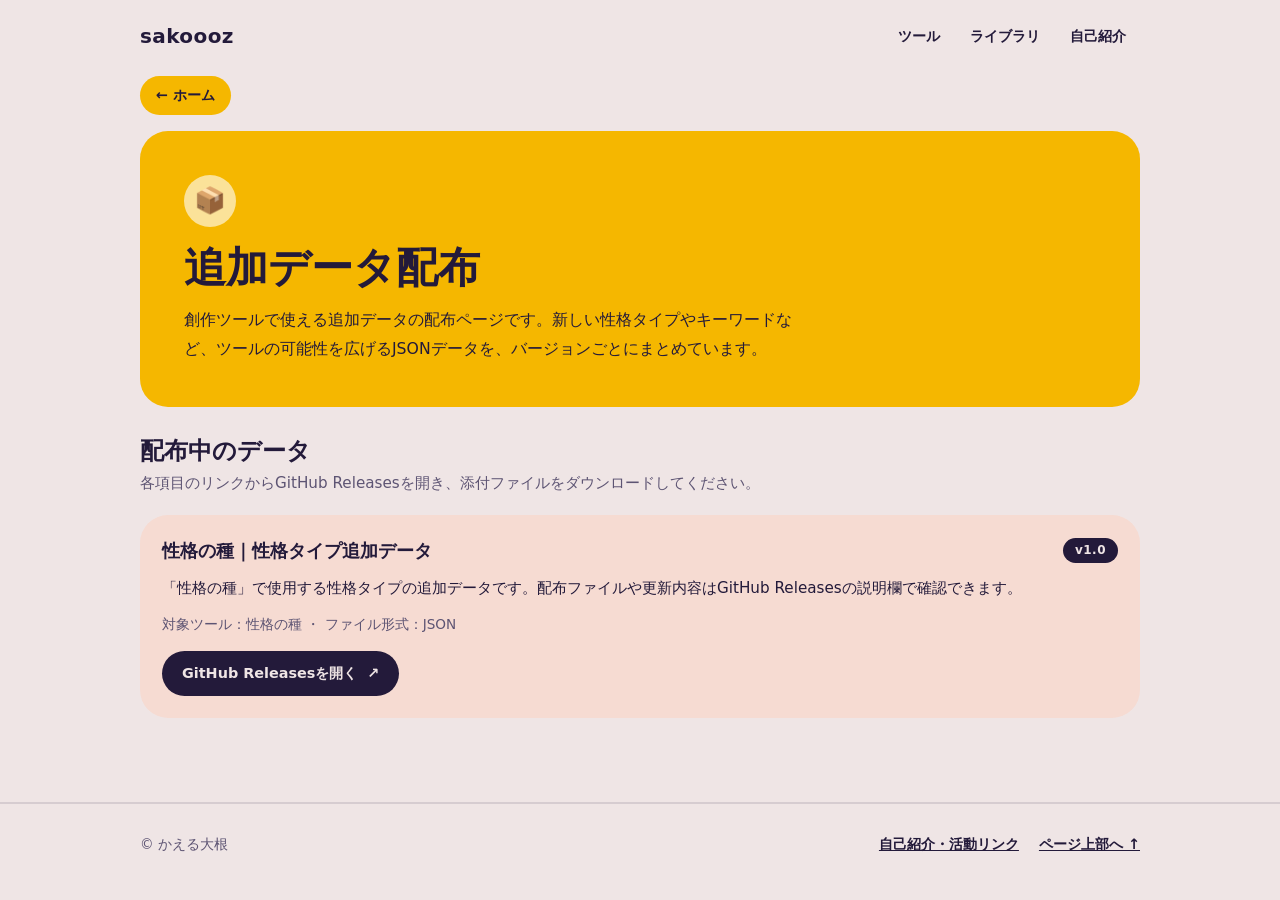
<file: releases.html>
<!DOCTYPE html>
<html lang="ja">
<head>
<meta charset="utf-8">
<meta name="viewport" content="width=device-width, initial-scale=1">
<title>追加データ配布 | sakoooz</title>
<meta name="description" content="創作ツールで使える追加JSONデータの配布ページ。各データの説明とGitHub Releasesへのリンクを掲載しています。">
<meta name="theme-color" content="#fffdf8">
<meta property="og:type" content="website">
<meta property="og:site_name" content="sakoooz">
<meta property="og:title" content="追加データ配布 | sakoooz">
<meta property="og:url" content="https://sakoooz.github.io/releases.html">
<link rel="icon" href="assets/favicon.png" type="image/png">
<link rel="stylesheet" href="style.css">
</head>

<body>
<a class="skip" href="#main">メインコンテンツへ</a>

<header class="site-header">
  <div class="wrap">
    <a class="logo" href="./">sakoooz</a>
    <nav class="nav" aria-label="サイト内メニュー">
      <a href="./#tools">ツール</a>
      <a href="./#library">ライブラリ</a>
      <a href="introduction.html">自己紹介</a>
    </nav>
  </div>
</header>

<main id="main" class="wrap">
  <a class="back" href="./">← ホーム</a>

  <section class="page-hero c-yellow">
    <span class="card-icon" aria-hidden="true">📦</span>
    <h1>追加データ配布</h1>
    <p>創作ツールで使える追加データの配布ページです。新しい性格タイプやキーワードなど、ツールの可能性を広げるJSONデータを、バージョンごとにまとめています。</p>
  </section>

  <section class="section">
    <div class="section-head">
      <h2>配布中のデータ</h2>
      <p>各項目のリンクからGitHub Releasesを開き、添付ファイルをダウンロードしてください。</p>
    </div>

    <!-- ==================== データを追加するとき ====================
         下の <article class="panel ..."> ブロックを丸ごとコピーして、
         データ名・バージョン・説明・GitHub ReleasesのURLを変更してください。
         色は c-pink / c-yellow / c-mint / c-violet から選べます。
         JSON本体はGitHub Releasesに添付して管理できます。 -->
    <article class="panel c-pink">
      <div class="panel-top">
        <h3>性格の種｜性格タイプ追加データ</h3>
        <span class="badge">v1.0</span>
      </div>
      <p>「性格の種」で使用する性格タイプの追加データです。配布ファイルや更新内容はGitHub Releasesの説明欄で確認できます。</p>
      <p class="meta">対象ツール：性格の種 ・ ファイル形式：JSON</p>
      <a class="btn" href="https://github.com/sakoooz/Mero/releases/tag/personality-data-v1.0" target="_blank" rel="noopener noreferrer">GitHub Releasesを開く <span aria-hidden="true">↗</span></a>
    </article>
  </section>
</main>

<footer class="site-footer">
  <div class="wrap">
    <p class="copy">© かえる大根</p>
    <div class="footer-links">
      <a href="introduction.html">自己紹介・活動リンク</a>
      <a href="#main">ページ上部へ ↑</a>
    </div>
  </div>
</footer>
</body>
</html>
</file>
<file: style.css>
@charset "UTF-8";

/* =========================================================
   sakoooz 共通スタイル
   トップ / 追加データ配布 / HTMLガイド で共有します。
   - 色は :root の変数だけ変えれば全体に反映されます
   - 新しいページは「ヘッダー・戻るボタン・ヒーロー・カード・フッター」の
     部品を組み合わせるだけで同じデザインになります
   ========================================================= */

:root {
  --bg: #efe5e5;
  --text: #231a3a;
  --muted: #5d5473;
  --panel: #ffffff;
  --line: rgba(35, 26, 58, .12);
  --card-ink: #231a3a;      /* カード上の文字色（カードの色が明るいので固定） */

  /* パステルポップ：この4色だけで構成します */
  --pink:   #db6842;
  --yellow: #F5B700;
  --mint:   #28a496;
  --violet: #5a8ce8;

  --radius: 28px;
  --gap: 16px;
}
@media (prefers-color-scheme: dark) {
  :root {
    --bg: #17122b;
    --text: #f6f1ff;
    --muted: #b8b0d0;
    --panel: #241c3f;
    --line: rgba(246, 241, 255, .16);
  }
}

*, *::before, *::after { box-sizing: border-box; }
html { scroll-behavior: smooth; }
body {
  margin: 0;
  background: var(--bg);
  color: var(--text);
  font-family: "Hiragino Sans", "Hiragino Kaku Gothic ProN", "Noto Sans JP", "Yu Gothic", system-ui, sans-serif;
  line-height: 1.7;
  -webkit-text-size-adjust: 100%;
}
a { color: inherit; }
img { max-width: 100%; height: auto; }
.wrap { max-width: 1040px; margin: 0 auto; padding: 0 20px; }

/* ---------- アクセシビリティ ---------- */
.skip {
  position: absolute; left: 12px; top: -48px; z-index: 10;
  background: var(--text); color: var(--bg);
  padding: 8px 14px; border-radius: 999px; text-decoration: none;
}
.skip:focus { top: 12px; }
:focus-visible { outline: 3px solid var(--text); outline-offset: 3px; }

/* ---------- ヘッダー ---------- */
.site-header .wrap {
  display: flex; align-items: center; justify-content: space-between;
  gap: 16px; padding-top: 18px; padding-bottom: 18px;
}
.logo { font-weight: 800; font-size: 1.25rem; letter-spacing: .02em; text-decoration: none; }
.nav { display: flex; gap: 2px; flex-wrap: nowrap; }
.nav a {
  text-decoration: none; font-size: .9rem; font-weight: 600; white-space: nowrap;
  padding: 6px 14px; border-radius: 999px;
}
.nav a:hover { background: var(--yellow); color: var(--card-ink); }

/* ---------- 戻るボタン（下層ページ用） ---------- */
.back {
  display: inline-flex; align-items: center; gap: 6px;
  margin: 4px 0 8px;
  padding: 7px 16px; border-radius: 999px;
  background: var(--yellow); color: var(--card-ink);
  font-size: .9rem; font-weight: 700; text-decoration: none;
  transition: transform .2s ease;
}
.back:hover { transform: translateX(-3px); }

/* ---------- ヒーロー：トップ ---------- */
.hero { padding: 36px 0 28px; }
.hero h1 {
  margin: 0 0 8px;
  font-size: clamp(1.6rem, 7vw, 3.2rem);
  line-height: 1.25; letter-spacing: .01em;
}
.hero h1 mark {
  background: linear-gradient(transparent 60%, var(--pink) 60%);
  color: inherit; padding: 0 .1em; white-space: nowrap;
}
.hero p { margin: 0; color: var(--muted); font-size: 1.05rem; }

/* ---------- ヒーロー：下層ページ（色付きの帯） ---------- */
.page-hero {
  --c: var(--mint);
  background: var(--c); color: var(--card-ink);
  border-radius: var(--radius);
  padding: clamp(24px, 5vw, 44px);
  margin-top: 8px;
}
.page-hero .card-icon { margin-bottom: 14px; }
.page-hero h1 { margin: 0; font-size: clamp(1.7rem, 6vw, 2.6rem); line-height: 1.3; }
.page-hero p { margin: 10px 0 0; max-width: 40em; font-size: .98rem; line-height: 1.85; }

/* ---------- セクション ---------- */
.section { padding: 28px 0 20px; }
.section-head { margin-bottom: 18px; }
.section-head h2 { margin: 0; font-size: 1.5rem; line-height: 1.4; }
.section-head p { margin: 2px 0 0; color: var(--muted); font-size: .95rem; }
.lead { margin: 0 0 20px; color: var(--muted); max-width: 46em; }

/* ---------- カード共通 ---------- */
.card {
  --c: var(--pink);
  position: relative;
  display: flex; flex-direction: column; gap: 8px;
  background: var(--c);
  color: var(--card-ink);
  border-radius: var(--radius);
  padding: 22px 22px 20px;
  text-decoration: none;
  transition: transform .2s ease;
}
.card:hover { transform: translateY(-4px) rotate(-.4deg); }
.card:active { transform: translateY(-1px); }
.card h3 { margin: 0; font-size: 1.25rem; line-height: 1.4; }
.card p  { margin: 0; font-size: .95rem; line-height: 1.65; }

.card-head { display: flex; align-items: center; justify-content: space-between; gap: 8px; margin-bottom: 6px; }
.card-icon {
  display: grid; place-items: center;
  width: 52px; height: 52px; border-radius: 50%;
  background: rgba(255,255,255,.6); font-size: 1.6rem; line-height: 1;
}
.card-tag, .chips span {
  font-size: .75rem; font-weight: 700;
  background: rgba(255,255,255,.6);
  padding: 2px 12px; border-radius: 999px;
}
.chips { display: flex; flex-wrap: wrap; gap: 6px; margin-top: 4px; }
.card-arrow {
  margin-top: auto; align-self: flex-end;
  display: grid; place-items: center;
  width: 40px; height: 40px; border-radius: 50%;
  background: var(--card-ink); color: #fff; font-weight: 700;
  transition: transform .2s ease;
}
.card:hover .card-arrow { transform: translateX(4px); }
/* 「ダウンロード ↓」のようにラベル付きで矢印を置く行 */
.card-foot {
  margin-top: auto; padding-top: 6px;
  display: flex; align-items: center; justify-content: space-between; gap: 12px;
  font-size: .9rem; font-weight: 700;
}
.card-foot .card-arrow { margin-top: 0; }
.card:hover .card-foot .card-arrow { transform: translateY(3px); }

/* カードの並べ方：大（2列）と小（3列） */
.cards-lg { display: grid; grid-template-columns: repeat(2, 1fr); gap: var(--gap); }
.cards-lg .card { min-height: 230px; }
.cards-lg .card h3 { font-size: 1.4rem; }

.cards-sm { display: grid; grid-template-columns: repeat(3, 1fr); gap: var(--gap); }
.cards-sm .card { min-height: 190px; padding: 20px; }
.cards-sm .card-icon { width: 44px; height: 44px; font-size: 1.3rem; }
/* ライブラリは「同じ色の薄い版」にして、ツール（濃い色）との優先度を分ける */
.cards-sm .card { background: #fff; background: color-mix(in srgb, var(--c) 30%, #fff); }
.cards-sm .card .card-icon { background: var(--c); }
.cards-sm .card .card-tag { background: rgba(255,255,255,.75); }

/* 準備中（リンクなし） */
.card-soon {
  grid-column: 1 / -1;
  display: flex; flex-direction: row; align-items: center; gap: 14px;
  border: 2px dashed var(--muted);
  border-radius: var(--radius);
  padding: 18px 22px;
  color: var(--muted);
}
.card-soon strong { color: var(--text); }

/* ---------- パネル（リンクではない情報ブロック） ---------- */
.panel {
  --c: var(--pink);
  background: var(--panel);
  background: color-mix(in srgb, var(--c) 24%, var(--panel));
  border-radius: var(--radius);
  padding: 22px;
  margin-bottom: var(--gap);
}
.panel-top { display: flex; flex-wrap: wrap; align-items: center; justify-content: space-between; gap: 10px; }
.panel h3 { margin: 0; font-size: 1.15rem; line-height: 1.5; }
.panel p { margin: 10px 0; font-size: .95rem; line-height: 1.85; }
.panel .meta { color: var(--muted); font-size: .85rem; margin: 0 0 14px; }
.badge {
  padding: 2px 12px; border-radius: 999px;
  background: var(--text); color: var(--bg);
  font-size: .75rem; font-weight: 800; letter-spacing: .04em;
}

/* ボタン */
.btn {
  display: inline-flex; align-items: center; gap: 10px;
  padding: 10px 20px; border-radius: 999px;
  background: var(--text); color: var(--bg);
  font-size: .9rem; font-weight: 700; text-decoration: none;
  transition: transform .2s ease;
}
.btn:hover { transform: translateY(-2px); }

/* 注意書き */
.note {
  margin-top: 20px; padding: 16px 20px;
  border-radius: 20px;
  background: rgba(255, 212, 59, .28);
  font-size: .9rem; line-height: 1.85;
}

/* ---------- 色クラス（カード・ヒーロー・パネルに付けるだけ） ----------
   ※ .card / .page-hero / .panel の既定色より後に書く必要があるので、この位置に置いています */
.c-pink   { --c: var(--pink); }
.c-yellow { --c: var(--yellow); }
.c-mint   { --c: var(--mint); }
.c-violet { --c: var(--violet); }

/* ---------- フッター ---------- */
.site-footer { margin-top: 48px; padding: 28px 0 40px; border-top: 2px solid var(--line); }
.site-footer .wrap { display: flex; flex-wrap: wrap; align-items: center; justify-content: space-between; gap: 12px 24px; }
.site-footer a { font-weight: 600; font-size: .9rem; }
.footer-links { display: flex; gap: 20px; flex-wrap: wrap; }
.copy { color: var(--muted); font-size: .85rem; margin: 0; }

/* ---------- タブレット／スマホ ---------- */
@media (max-width: 860px) {
  .cards-sm { grid-template-columns: 1fr; }
  .cards-sm .card { min-height: 0; }
}
@media (max-width: 640px) {
  .wrap { padding: 0 16px; }
  .nav a { padding: 6px 10px; font-size: .85rem; }
  .cards-lg { grid-template-columns: 1fr; }
  .cards-lg .card { min-height: 0; }
  .site-header .wrap { padding-top: 14px; padding-bottom: 10px; }
  .hero { padding: 20px 0 16px; }
  .section { padding-top: 20px; }
  .panel { padding: 18px; }
  .card-soon { flex-direction: column; align-items: flex-start; gap: 2px; }
}
@media (prefers-reduced-motion: reduce) {
  html { scroll-behavior: auto; }
  .card, .card-arrow, .btn, .back { transition: none; }
  .card:hover, .btn:hover, .back:hover { transform: none; }
}
</file>
<file: css/style.css>
/* ========================================
   Common
======================================== */

* {
    box-sizing: border-box;
}

html {
    font-size: 16px;
}

body {
    margin: 0;
    background: #2E2E2E;
    color: #F8F0FB;

    font-family:
        -apple-system,
        BlinkMacSystemFont,
        "Hiragino Kaku Gothic ProN",
        "Hiragino Sans",
        "Yu Gothic",
        Meiryo,
        sans-serif;

    line-height: 1.7;
}

a {
    color: inherit;
    text-decoration: none;
}


/* ========================================
   Introduction Page
======================================== */

.introduction-page .container {
    width: calc(100% - 32px);
    max-width: 560px;

    margin: 0 auto;
    padding: 40px 0 48px;
}


/* ========================================
   Profile
======================================== */

.profile {
    text-align: center;
    margin-bottom: 48px;
}

.profile-icon {
    width: 104px;
    height: 104px;

    margin: 0 auto 18px;
}

.profile-icon img {
    display: block;

    width: 100%;
    height: 100%;

    object-fit: cover;

    border-radius: 50%;
}

.profile h1 {
    margin: 0;

    font-size: 1.6rem;
    font-weight: 700;

    letter-spacing: 0.05em;
}

.profile-description {
    margin: 12px 0 0;

    font-size: 0.9rem;
    line-height: 1.8;

    opacity: 0.8;
}


/* ========================================
   Sections
======================================== */

.section {
    margin-top: 44px;
}

.section h2 {
    margin: 0 0 18px;

    text-align: center;

    font-size: 0.78rem;
    font-weight: 700;

    letter-spacing: 0.2em;

    opacity: 0.65;
}


/* ========================================
   Profile Information
======================================== */

.info-block {
    padding: 18px 20px;

    background: #363636;

    border-radius: 12px;
}

.info-block + .info-block {
    margin-top: 10px;
}

.info-block h3 {
    margin: 0 0 6px;

    font-size: 0.85rem;
    font-weight: 700;

    opacity: 0.7;
}

.info-block p {
    margin: 0;

    font-size: 0.95rem;
}


/* Preference */

.tag-list {
    display: flex;
    flex-wrap: wrap;
    gap: 8px;
}

.tag {
    display: inline-block;

    padding: 5px 11px;

    background: #414141;

    border-radius: 999px;

    font-size: 0.85rem;
}


/* ========================================
   Creative Links
======================================== */

.link-list {
    display: flex;
    flex-direction: column;

    gap: 12px;
}

.link-card {
    display: block;

    padding: 17px 20px;

    background: #3A3A3A;

    border-radius: 12px;

    transition:
        background-color 0.2s ease,
        transform 0.2s ease;
}

.link-card:hover {
    background: #444444;
    transform: translateY(-2px);
}

.link-card-title {
    font-size: 1rem;
    font-weight: 700;

    letter-spacing: 0.02em;
}

.link-card-description {
    margin-top: 2px;

    font-size: 0.8rem;

    line-height: 1.6;

    opacity: 0.7;
}


/* ========================================
   Interaction
======================================== */

.interaction-style,
.communication {
    padding: 20px;

    background: #363636;

    border-radius: 12px;
}

.interaction-style h3,
.communication h3 {
    margin: 0 0 14px;

    font-size: 0.9rem;
    font-weight: 700;
}


/* Interaction List */

.interaction-list {
    display: flex;
    flex-direction: column;

    gap: 0;
}

.interaction-item {
    display: flex;

    justify-content: space-between;
    align-items: center;

    padding: 8px 0;

    font-size: 0.9rem;

    border-bottom: 1px solid rgba(248, 240, 251, 0.1);
}

.interaction-item:last-child {
    border-bottom: none;
}

.check {
    font-size: 1.05rem;
}


/* Communication */

.communication {
    margin-top: 12px;
}

.communication-lead {
    margin: 0 0 12px;

    font-size: 0.88rem;
}

.communication ul {
    margin: 0;

    padding-left: 1.25em;

    font-size: 0.82rem;

    opacity: 0.8;
}

.communication li + li {
    margin-top: 7px;
}


/* ========================================
   Prohibit
======================================== */

.notice {
    padding: 20px;

    background: #363636;

    border-radius: 12px;

    text-align: center;
}

.notice-main {
    margin: 0;

    font-size: 0.95rem;
    font-weight: 700;
}

.notice-sub {
    margin: 5px 0 0;

    font-size: 0.78rem;

    opacity: 0.65;
}


/* ========================================
   Social
======================================== */

.social {
    margin-top: 44px;

    text-align: center;
}

.x-link {
    display: inline-block;

    padding: 8px 14px;

    font-size: 0.85rem;

    opacity: 0.7;

    transition: opacity 0.2s ease;
}

.x-link:hover {
    opacity: 1;
}


/* ========================================
   Footer
======================================== */

.footer {
    margin-top: 32px;

    text-align: center;

    font-size: 0.7rem;

    opacity: 0.35;
}


/* ========================================
   Small Screen
======================================== */

@media (max-width: 380px) {

    .introduction-page .container {
        width: calc(100% - 24px);

        padding-top: 32px;
    }

    .profile-icon {
        width: 92px;
        height: 92px;
    }

    .profile h1 {
        font-size: 1.5rem;
    }

    .section {
        margin-top: 38px;
    }

}
</file>
